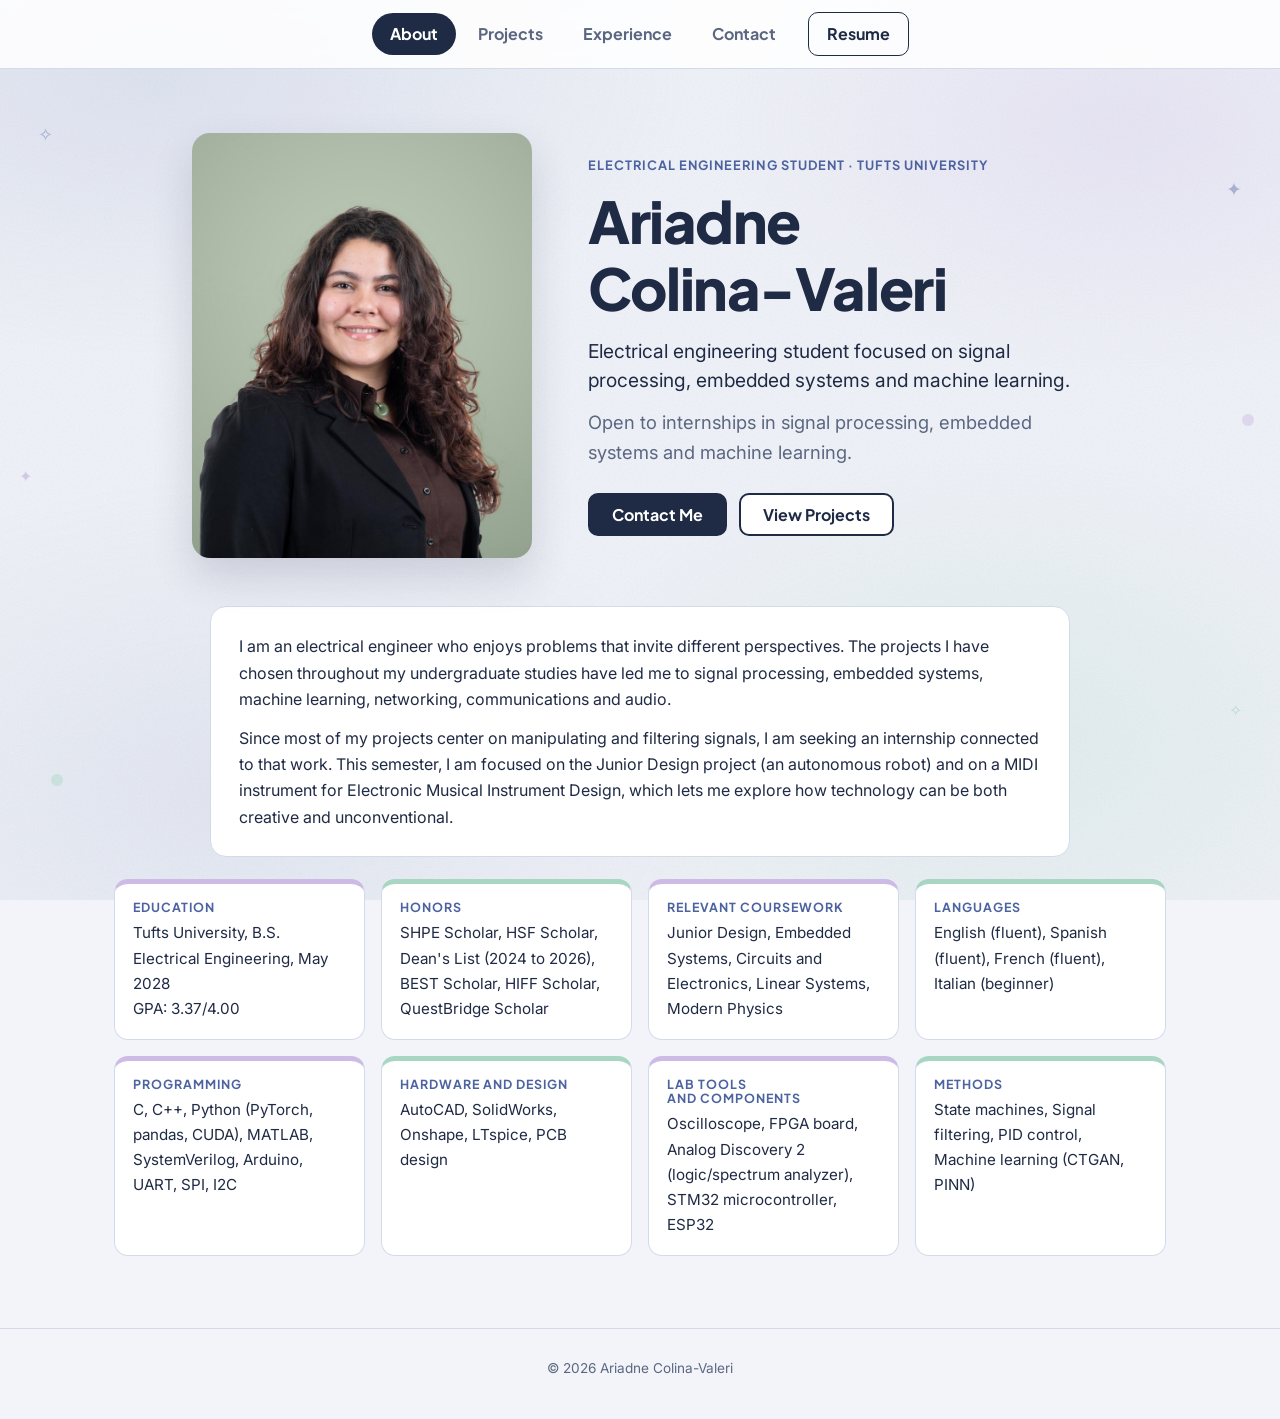
<file: index.html>
<!doctype html>
<html lang="en">
<head>
  <meta charset="utf-8">
  <meta name="viewport" content="width=device-width, initial-scale=1">
  <!-- Tells phone browsers in dark mode not to recolor the page: its colors are its own. -->
  <meta name="color-scheme" content="only light">
  <title>Ariadne Colina-Valeri | Electrical Engineering</title>
  <meta name="description" content="Portfolio of Ariadne Colina-Valeri, electrical engineering student at Tufts University.">
  <link rel="preconnect" href="https://fonts.googleapis.com">
  <link rel="preconnect" href="https://fonts.gstatic.com" crossorigin>
  <link href="https://fonts.googleapis.com/css2?family=Inter:wght@400;500;600&family=Plus+Jakarta+Sans:wght@600;700;800&display=swap" rel="stylesheet">
  <link rel="stylesheet" href="assets/css/style.css">
</head>
<body>
  <div class="banner-wrap">
    <header class="site">
      <nav class="top">
        <a href="#about">About</a>
        <a href="#projects">Projects</a>
        <a href="#experience">Experience</a>
        <a href="#contact">Contact</a>
        <a class="nav-resume" id="nav-resume" href="#" target="_blank" rel="noopener">Resume</a>
      </nav>
    </header>
  </div>

  <main>
    <div class="tab-panel" data-tab="about">
      <section class="hero" id="hero">
        <div class="hero-photo" id="hero-photo"></div>
        <div class="hero-text">
          <p class="eyebrow" id="hero-kicker"></p>
          <h1 id="hero-name"></h1>
          <p class="lead" id="hero-tagline"></p>
          <p class="hero-seeking" id="hero-seeking"></p>
          <div class="btn-row">
            <a class="btn" id="hero-email" href="#">Contact Me</a>
            <a class="btn secondary" href="#projects">View Projects</a>
          </div>
        </div>
      </section>
      <section class="block about">
        <div class="panel reveal" id="about-text"></div>
        <div class="facts-row" id="about-facts"></div>
      </section>
    </div>

    <div class="tab-panel" data-tab="projects" hidden>
      <a class="corner-link" id="portfolio-link" href="#" target="_blank" rel="noopener">Download Portfolio (PDF)</a>
      <section class="block" id="progress-block">
        <div class="section-head">
          <h2>Current Projects</h2>
        </div>
        <div class="card-grid two" id="progress-grid"></div>
      </section>
      <section class="block">
        <div class="section-head">
          <h2>Selected Projects</h2>
        </div>
        <div class="filters" id="project-filters" role="group" aria-label="Filter projects by field"></div>
        <div class="card-grid" id="project-grid"></div>
      </section>
    </div>

    <section data-tab="experience" class="block tab-panel" hidden>
      <div class="section-head">
        <h2>Experience</h2>
      </div>
      <div id="experience-list"></div>
    </section>

    <section data-tab="contact" class="block tab-panel" hidden>
      <div class="section-head">
        <h2>Contact</h2>
        <p id="contact-note"></p>
      </div>
      <div class="contact-grid" id="contact-links"></div>
    </section>
  </main>

  <footer class="site" id="footer"></footer>

  <script src="assets/js/content.js"></script>
  <script src="assets/js/main.js"></script>
</body>
</html>
</file>
<file: assets/css/style.css>
/* The site has one look; a phone's dark mode must not recolor it. */
html{color-scheme:only light;}
html{overflow-x:hidden; overflow-x:clip;}

/* Colors: change these to restyle the whole site.
   Muted blue is the main color; lilac and sea green are the two playful accents. */
:root{
  --ink:#1f2a44; --sub:#5b6781; --blue:#4c63a0; --blue-dark:#3b4f85; --blue-soft:#e9edf8;
  --card:#ffffff; --line:#d3daea; --bg:#f2f4f9;
  --lilac:#cdbbe6; --sea:#a8d6c3; --mist:#c3cee6; --lilac-deep:#a98fd0; --sea-deep:#7dbfa6;
  --todo:#fff1a8;
  --display:"Plus Jakarta Sans","Segoe UI",sans-serif;
  --pop:5px 5px 0 var(--lilac);
}

*{box-sizing:border-box; outline:none;}
*:focus-visible{outline:2px solid var(--blue); outline-offset:2px; border-radius:4px;}

/* The whole site sits on a faint watercolor wash: soft blooms of blue, lilac and sea green,
   with a fine paper grain over them. Fixed behind everything, so pages scroll over it. */
body::before{
  content:""; position:fixed; inset:0; z-index:-2; pointer-events:none;
  background:
    radial-gradient(60% 45% at 12% 8%, rgba(126,143,190,0.16), transparent 70%),
    radial-gradient(45% 40% at 88% 14%, rgba(205,187,230,0.26), transparent 70%),
    radial-gradient(50% 45% at 78% 82%, rgba(168,214,195,0.22), transparent 70%),
    radial-gradient(55% 50% at 18% 88%, rgba(126,143,190,0.12), transparent 70%),
    url("data:image/svg+xml,%3Csvg xmlns='http://www.w3.org/2000/svg' width='240' height='240'%3E%3Cfilter id='g'%3E%3CfeTurbulence type='fractalNoise' baseFrequency='0.9' numOctaves='2' stitchTiles='stitch'/%3E%3CfeColorMatrix values='0 0 0 0 0.2  0 0 0 0 0.25  0 0 0 0 0.4  0 0 0 0.09 0'/%3E%3C/filter%3E%3Crect width='240' height='240' filter='url(%23g)'/%3E%3C/svg%3E");
}
/* A few small stars drift slowly behind every page (main.js places them). */
.sky-bits{position:fixed; inset:0; z-index:-1; pointer-events:none; overflow:hidden;}
.float{position:absolute; display:block; border-radius:50%; opacity:0.45; animation:gentle-float 6s ease-in-out infinite;}
.float.diamond{border-radius:5px; rotate:45deg;}
.float.star{color:var(--blue); opacity:0.4; border-radius:0; line-height:1; font-style:normal;}
@keyframes gentle-float{ 0%,100%{transform:translateY(0) rotate(0deg);} 50%{transform:translateY(-6px) rotate(6deg);} }
@media (prefers-reduced-motion: reduce){ .float{animation:none;} }
body{
  font-family:"Inter","Segoe UI",sans-serif; font-size:1rem; line-height:1.65;
  background:var(--bg); color:var(--ink); margin:0; -webkit-font-smoothing:antialiased;
  /* Short tabs still fill the window, so the footer stays at the bottom. */
  min-height:100vh; display:flex; flex-direction:column;
}
main{flex:1;}
img, video{max-width:100%; display:block;}
a{color:inherit;}
h1, h2, h3{font-family:var(--display); color:var(--ink); line-height:1.15; margin:0; letter-spacing:-0.015em; text-wrap:balance;}
p{margin:0 0 12px;}
.todo{background:var(--todo); border-radius:3px; padding:0 3px;}

/* Cards fade and rise into place the first time they scroll into view (see main.js). */
.reveal{opacity:0; transform:translateY(18px);}
.reveal.in-view{opacity:1; transform:none;}
@media (prefers-reduced-motion: reduce){ .reveal{opacity:1; transform:none;} *{transition:none !important;} }

/* ===================== Banner: the links are tabs ===================== */
.banner-wrap{position:sticky; top:0; z-index:20; background:rgba(255,255,255,0.86); backdrop-filter:blur(10px); border-bottom:1px solid var(--line);}
header.site{display:flex; justify-content:center; padding:12px 24px; max-width:1100px; margin:0 auto;}
nav.top{display:flex; align-items:center; justify-content:center; gap:4px; flex-wrap:wrap;}
nav.top a{
  text-decoration:none; font-family:var(--display); font-weight:700; font-size:1rem; color:var(--sub);
  padding:8px 18px; border-radius:999px; transition:color 0.15s ease, background 0.15s ease;
}
nav.top a:hover{color:var(--blue); background:var(--blue-soft);}
nav.top a.active{background:var(--ink); color:#fff;}
nav.top a.nav-resume{margin-left:10px; border:1.5px solid var(--ink); color:var(--ink); border-radius:10px;}
nav.top a.nav-resume:hover{background:var(--ink); color:#fff;}
.tab-panel[hidden], [hidden]{display:none !important;}

/* ===================== Shared pieces ===================== */
section.block{max-width:1100px; margin:0 auto; padding:56px 24px 0;}
main > :last-child, .tab-panel > :last-child{padding-bottom:72px;}
.section-head{margin-bottom:28px; text-align:center;}
.section-head h2{font-size:2rem; font-weight:800;}
/* A short two-color bar under each heading. */
.section-head h2::after{content:""; display:block; width:44px; height:3px; border-radius:99px; margin:14px auto 0; background:var(--blue); opacity:0.6;}
.section-head p{color:var(--sub); margin:14px auto 0; max-width:640px;}
.eyebrow{font-family:var(--display); font-size:0.8rem; font-weight:700; letter-spacing:0.08em; text-transform:uppercase; color:var(--blue); margin:0 0 12px;}
.lead{font-size:1.2rem; color:var(--ink); line-height:1.5;}

.btn{
  display:inline-block; background:var(--ink); color:#fff; border:2px solid var(--ink); border-radius:10px;
  padding:10px 22px; font-family:var(--display); font-weight:700; font-size:1rem; line-height:1.2; text-decoration:none;
  transition:transform 0.15s ease, box-shadow 0.15s ease;
}
.btn:hover{transform:translateY(-2px); box-shadow:0 10px 22px rgba(31,42,68,0.18);}
.btn.secondary{background:var(--card); color:var(--ink);}
.btn.secondary:hover{box-shadow:0 10px 22px rgba(31,42,68,0.12);}
.btn-row{display:flex; gap:12px; flex-wrap:wrap; margin-top:20px;}

.badge{
  display:inline-block; font-family:var(--display); font-size:0.72rem; font-weight:700; letter-spacing:0.06em; text-transform:uppercase;
  color:var(--ink); background:var(--sea); padding:3px 10px; border-radius:999px; margin-right:8px; vertical-align:middle;
}
.tag{
  display:inline-block; font-family:var(--display); font-size:0.72rem; font-weight:700; letter-spacing:0.05em; text-transform:uppercase;
  color:var(--blue); background:var(--blue-soft); padding:3px 10px; border-radius:999px; vertical-align:middle;
}

/* A plain white card, used for text. */
.panel{background:var(--card); border:1px solid var(--line); border-radius:16px; padding:26px 28px; margin-bottom:18px; transition:opacity 0.6s ease, transform 0.6s ease;}
.panel p:last-child{margin-bottom:0;}
.panel-head{display:flex; align-items:baseline; justify-content:space-between; gap:6px 16px; flex-wrap:wrap;}
.panel-head h3{font-size:1.2rem;}
.when{font-size:0.9rem; color:var(--sub);}
.panel-sub{color:var(--blue); font-weight:600; font-size:0.95rem; margin:4px 0 14px;}
.panel ul{list-style:none; margin:0; padding:0; display:grid; gap:8px;}
.panel li{padding-left:20px; position:relative;}
.panel li::before{content:""; position:absolute; left:2px; top:0.62em; width:7px; height:7px; border-radius:2px; background:var(--lilac);}

/* ===================== About: photo beside name, focus and a way to get in touch ===================== */
/* Photo and text sit side by side as one block, centered on the page. */
.hero{max-width:1100px; margin:0 auto; padding:64px 24px 40px; display:grid; grid-template-columns:auto minmax(0, 500px); justify-content:center; gap:56px; align-items:center;}
.hero-photo img{width:340px; max-width:100%; aspect-ratio:4/5; object-fit:cover; object-position:center 22%; border-radius:18px; box-shadow:0 18px 40px rgba(31,42,68,0.16);}
.hero h1{font-size:clamp(2.4rem, 5vw, 3.6rem); font-weight:800; letter-spacing:-0.025em; margin-bottom:16px;}
.hero .hero-seeking{font-size:1.15rem; color:var(--sub); max-width:520px; margin-bottom:6px;}
.hero .btn-row{margin-top:26px;}
section.about{padding-top:8px;}
.about > .panel{max-width:860px; margin:0 auto 22px;}
/* Education, languages and skills sit side by side as small blocks. */
.facts-row{display:flex; flex-wrap:wrap; justify-content:center; gap:16px;}
.facts-row > *{flex:1 1 230px; max-width:320px;}
.fact{background:var(--card); border:1px solid var(--line); border-top:5px solid var(--lilac); border-radius:14px; padding:16px 18px 18px; transition:opacity 0.6s ease, transform 0.6s ease;}
.fact:nth-child(even){border-top-color:var(--sea);}
.fact h3{font-size:0.78rem; font-weight:700; letter-spacing:0.08em; text-transform:uppercase; color:var(--blue); margin-bottom:6px;}
.fact p{margin:0; font-size:0.95rem;}

/* The condensed, one-project-per-page PDF, offered in the corner of the Projects tab. */
.tab-panel{position:relative;}
.corner-link{
  position:absolute; top:22px; right:max(24px, calc((100% - 1052px) / 2)); z-index:2; background:var(--card); color:var(--ink); border:2px solid var(--ink); border-radius:10px;
  padding:8px 16px; font-family:var(--display); font-weight:700; font-size:0.92rem; text-decoration:none;
  transition:transform 0.15s ease, box-shadow 0.15s ease;
}
.corner-link:hover{background:var(--ink); color:#fff;}
@media (max-width:760px){ .corner-link{position:static; display:block; width:max-content; margin:18px auto 0;} }

/* ===================== Project cards ===================== */
/* Filter buttons above the finished projects. */
.filters{display:flex; flex-wrap:wrap; justify-content:center; gap:10px; margin:-6px 0 30px;}
.filters button{font:600 0.9rem var(--display); color:var(--ink); background:var(--card); border:1px solid var(--line); border-radius:999px; padding:8px 18px; cursor:pointer; transition:background 0.15s ease, color 0.15s ease, border-color 0.15s ease;}
.filters button:hover{border-color:var(--blue); color:var(--blue);}
.filters button.on{background:var(--ink); border-color:var(--ink); color:#fff;}
.card-grid{display:grid; grid-template-columns:repeat(auto-fill, minmax(300px, 1fr)); gap:22px;}
.card-grid.two{grid-template-columns:repeat(auto-fit, minmax(300px, 1fr));}
.card{
  background:var(--card); border:1px solid var(--line); border-radius:16px; overflow:hidden;
  text-decoration:none; display:flex; flex-direction:column;
  transition:opacity 0.6s ease, transform 0.2s ease, box-shadow 0.2s ease, border-color 0.2s ease;
}
.card.in-view:hover{transform:translateY(-4px); box-shadow:0 16px 32px rgba(31,42,68,0.12); border-color:var(--mist);}
.card[hidden]{display:none;}
.card-img{background:var(--blue-soft); border-bottom:1px solid var(--line); overflow:hidden;}
.card-img img{width:100%; aspect-ratio:16/10; object-fit:cover;}
.card-img .ph{aspect-ratio:16/10; min-height:0; border-radius:0; border:none;}
.card-body{padding:22px 24px 24px; display:flex; flex-direction:column; flex:1;}
.card-meta{margin:0 0 12px; display:flex; flex-wrap:wrap; gap:6px; align-items:center;}
.card-meta .badge{margin:0;}
.card-body h3{font-size:1.3rem; font-weight:700;}
.card-date{font-size:0.85rem; color:var(--sub); margin:6px 0 0;}
.card-body > p{color:var(--sub); font-size:0.95rem; margin:10px 0 18px;}
/* Key results: the number in bold, then what it means. */
.results{list-style:none; margin:14px 0 0; padding:0; display:grid; gap:6px; font-size:0.92rem;}
.results strong{font-family:var(--display); font-size:1.05rem; color:var(--blue);}
/* The bottom of a card: the project's field, and the way in. */
.card-foot{margin-top:auto !important; padding-top:14px; border-top:1px solid var(--line); display:flex; justify-content:flex-end; align-items:baseline; gap:12px; font-size:0.85rem;}
.card-foot span{color:var(--sub);}
.card-foot b{font-family:var(--display); font-weight:700; color:var(--blue); white-space:nowrap;}
.card:hover .card-foot b{text-decoration:underline;}
/* Projects still being built have no picture yet, so they get a colored top edge. */


/* ===================== Experience, contact, footer ===================== */
#experience-list{max-width:820px; margin:0 auto;}
.group-title{font-size:0.9rem; font-weight:700; letter-spacing:0.1em; text-transform:uppercase; color:var(--blue); text-align:center; margin:34px 0 16px;}
.group-title:first-child{margin-top:0;}
/* Contact: one block per way to reach me. */
/* Two by two on wider screens, one column on phones. */
.contact-grid{display:flex; flex-wrap:wrap; justify-content:center; gap:16px; max-width:720px; margin:0 auto;}
.contact-grid > .way{flex:0 1 calc(50% - 8px); min-width:0;}
@media (max-width:560px){ .contact-grid > .way{flex-basis:100%;} }
.way{display:block; background:var(--card); border:1px solid var(--line); border-radius:14px; padding:18px 20px; text-decoration:none; font-weight:600; overflow-wrap:anywhere; transition:transform 0.2s ease, box-shadow 0.2s ease, border-color 0.2s ease;}
.way span{display:block; font-family:var(--display); font-size:0.78rem; font-weight:700; letter-spacing:0.08em; text-transform:uppercase; color:var(--blue); margin-bottom:4px;}
a.way:hover{transform:translateY(-3px); box-shadow:0 12px 26px rgba(31,42,68,0.12); border-color:var(--mist);}
footer.site{text-align:center; padding:28px 24px 40px; color:var(--sub); font-size:0.85rem; border-top:1px solid var(--line);}

/* ===================== Project page ===================== */
.project{max-width:900px; margin:0 auto; padding:56px 24px 72px; width:100%;}
.project-head h1{font-size:clamp(2rem, 4.4vw, 2.9rem); font-weight:800; margin-bottom:14px;}
.project-head .lead{color:var(--sub); max-width:720px;}
/* Key results across the top: big number, short label. */
.stats{display:grid; grid-template-columns:repeat(auto-fit, minmax(180px, 1fr)); gap:16px; margin:32px 0 0;}
.stat{background:var(--card); border:2px solid var(--ink); border-radius:14px; padding:18px 18px 16px; box-shadow:5px 5px 0 var(--lilac);}
.stat:nth-child(even){box-shadow:5px 5px 0 var(--sea);}
.stat strong{display:block; font-family:var(--display); font-size:2rem; font-weight:800; line-height:1.1; color:var(--blue);}
.stat span{display:block; margin-top:6px; font-size:0.9rem; color:var(--sub); line-height:1.4;}
.facts{margin:28px 0 0; display:grid; gap:12px;}
.facts div{display:grid; gap:2px 18px;}
@media (min-width:600px){ .facts div{grid-template-columns:70px 1fr;} }
.facts dt{font-family:var(--display); font-size:0.8rem; font-weight:700; letter-spacing:0.08em; text-transform:uppercase; color:var(--blue); padding-top:3px;}
.facts dd{margin:0;}
/* Photos, graphs and videos come before the write-up: wide ones take the full row. */
.gallery{display:grid; gap:20px; grid-template-columns:repeat(2, 1fr); margin:32px 0;}
.gallery figure{margin:0;}
.gallery .wide{grid-column:1 / -1;}
.gallery img, .gallery video{width:100%; border-radius:12px; border:1px solid var(--line); background:var(--card);}
.gallery iframe{width:100%; aspect-ratio:16/9; border:1px solid var(--line); border-radius:12px; display:block; background:var(--blue-soft);}
.gallery .tall iframe{aspect-ratio:9/16;}
figcaption{font-size:0.88rem; color:var(--sub); margin-top:8px;}
.project .panel h2{font-size:1.3rem; font-weight:700; margin-bottom:10px;}
.project .facts + .panel{margin-top:32px;}
/* A picture beside its explanation; the picture switches sides from one block to the next. */
.with-pic{display:grid; grid-template-columns:1.15fr 1fr; gap:28px; align-items:center;}
.with-pic .pic img{width:100%; border-radius:10px; border:1px solid var(--line);}
.with-pic:nth-of-type(even) .pic{order:2;}
.pair{margin:0 0 12px;}
.pair span{display:block; font-family:var(--display); font-size:0.74rem; font-weight:700; letter-spacing:0.08em; text-transform:uppercase; color:var(--blue); margin-bottom:2px;}
@media (max-width:760px){ .with-pic{grid-template-columns:1fr;} .with-pic:nth-of-type(even) .pic{order:0;} }

/* Placeholder for missing images (only shown in draft mode) */
.ph{
  display:grid; place-items:center; min-height:160px; padding:12px; text-align:center; overflow-wrap:anywhere;
  background:var(--blue-soft); color:var(--sub); font-size:0.8rem; border:2px dashed var(--line); border-radius:12px;
}

/* ===================== Phones ===================== */
@media (max-width:760px){
  header.site{padding:8px;}
  nav.top{gap:2px;}
  nav.top a{font-size:0.9rem; padding:6px 10px;}
  section.block{padding:36px 16px 0;}
  .hero{padding:32px 16px 28px; grid-template-columns:1fr; justify-items:center; text-align:center; gap:24px;}
  .hero-photo img{width:220px;}
  .hero .btn-row{justify-content:center;}
  .panel{padding:22px 20px;}
  .project{padding:36px 16px 56px;}
  .card-grid{grid-template-columns:1fr;}
  .gallery figure:not(.tall){grid-column:1 / -1;}
}
</file>
